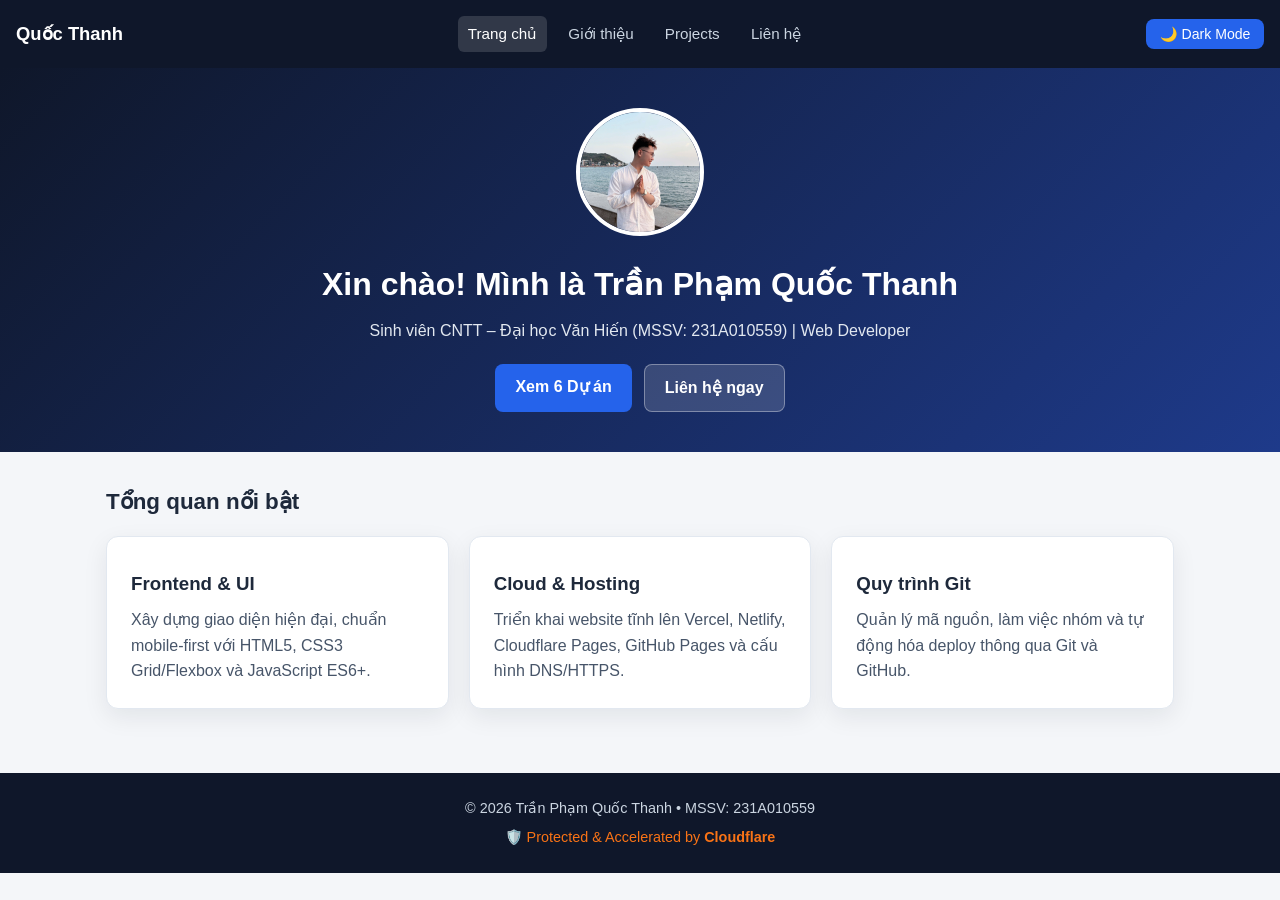
<file: index.html>
<!DOCTYPE html>
<html lang="vi">
<head>
    <meta charset="UTF-8">
    <meta name="viewport" content="width=device-width, initial-scale=1.0">
    <title>Trần Phạm Quốc Thanh - Portfolio</title>
    <link rel="stylesheet" href="css/style.css">
</head>
<body>
    <nav class="navbar">
        <div class="nav-brand">Quốc Thanh</div>
        <div class="nav-links">
            <a href="index.html" class="active">Trang chủ</a>
            <a href="about.html">Giới thiệu</a>
            <a href="projects.html">Projects</a>
            <a href="contact.html">Liên hệ</a>
        </div>
        <button id="theme-toggle" class="theme-btn" aria-label="Đổi giao diện">🌙 Dark Mode</button>
    </nav>

    <header class="hero reveal">
        <img src="images/avatar.jpg" alt="Ảnh đại diện Trần Phạm Quốc Thanh" class="avatar">
        <h1>Xin chào! Mình là Trần Phạm Quốc Thanh</h1>
        <p>Sinh viên CNTT – Đại học Văn Hiến (MSSV: 231A010559) | Web Developer</p>
        <div class="hero-actions">
            <a href="projects.html" class="btn-primary">Xem 6 Dự án</a>
            <a href="contact.html" class="btn-secondary">Liên hệ ngay</a>
        </div>
    </header>

    <main class="container">
        <section class="reveal">
            <h2>Tổng quan nổi bật</h2>
            <div class="highlight-grid">
                <article class="card reveal">
                    <h3>Frontend &amp; UI</h3>
                    <p>Xây dựng giao diện hiện đại, chuẩn mobile-first với HTML5, CSS3 Grid/Flexbox và JavaScript ES6+.</p>
                </article>
                <article class="card reveal">
                    <h3>Cloud &amp; Hosting</h3>
                    <p>Triển khai website tĩnh lên Vercel, Netlify, Cloudflare Pages, GitHub Pages và cấu hình DNS/HTTPS.</p>
                </article>
                <article class="card reveal">
                    <h3>Quy trình Git</h3>
                    <p>Quản lý mã nguồn, làm việc nhóm và tự động hóa deploy thông qua Git và GitHub.</p>
                </article>
            </div>
        </section>
    </main>

    <footer class="footer">
        <p>© 2026 Trần Phạm Quốc Thanh • MSSV: 231A010559</p>
        <p class="cloudflare-badge">🛡️ Protected &amp; Accelerated by <strong>Cloudflare</strong></p>
    </footer>

    <script src="js/script.js"></script>
</body>
</html>
</file>
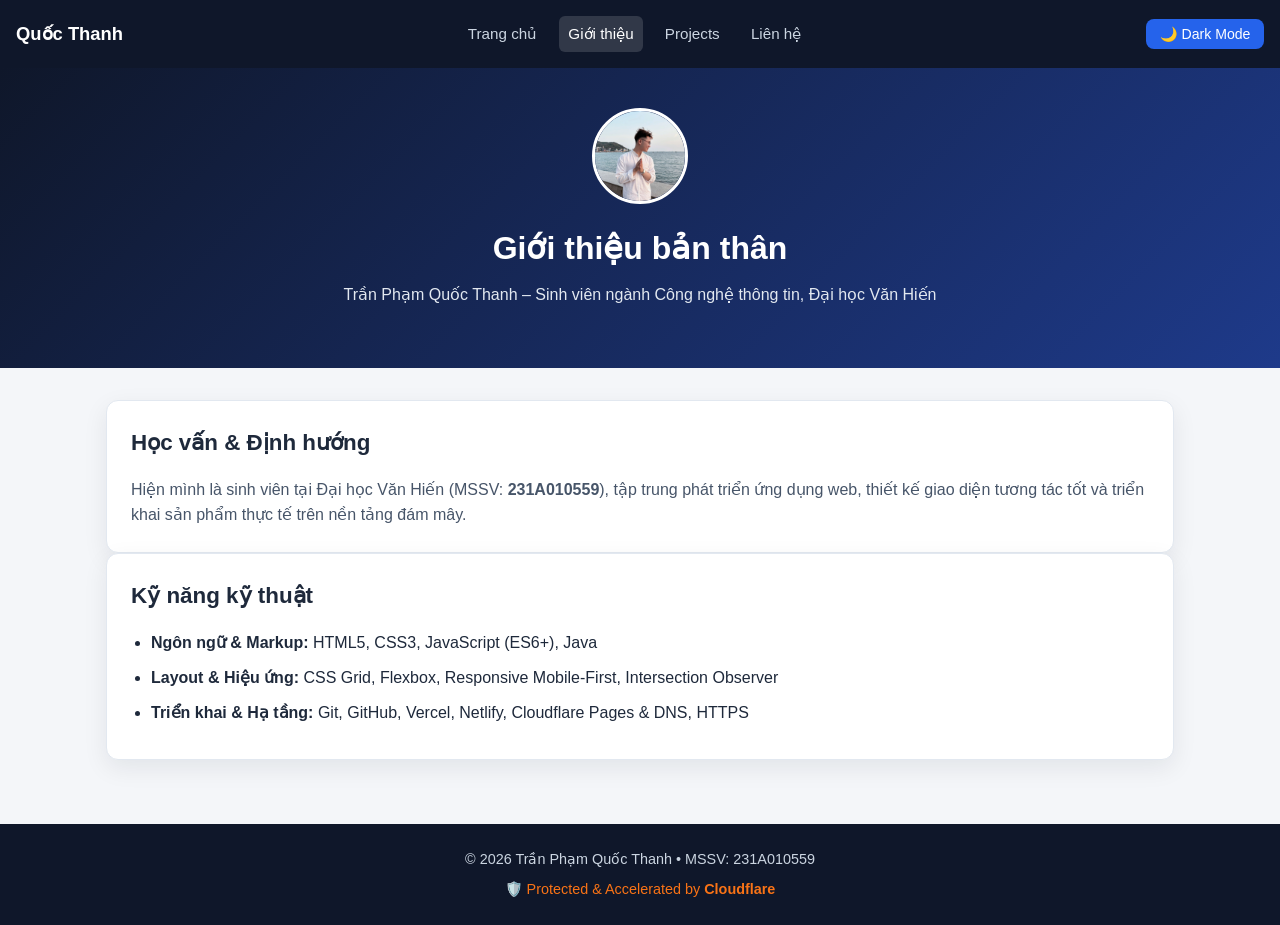
<file: about.html>
<!DOCTYPE html>
<html lang="vi">
<head>
    <meta charset="UTF-8">
    <meta name="viewport" content="width=device-width, initial-scale=1.0">
    <title>Giới thiệu - Trần Phạm Quốc Thanh</title>
    <link rel="stylesheet" href="css/style.css">
</head>
<body>
    <nav class="navbar">
        <div class="nav-brand">Quốc Thanh</div>
        <div class="nav-links">
            <a href="index.html">Trang chủ</a>
            <a href="about.html" class="active">Giới thiệu</a>
            <a href="projects.html">Projects</a>
            <a href="contact.html">Liên hệ</a>
        </div>
        <button id="theme-toggle" class="theme-btn" aria-label="Đổi giao diện">🌙 Dark Mode</button>
    </nav>

    <header class="page-header reveal">
        <img src="images/avatar.jpg" alt="Trần Phạm Quốc Thanh" class="avatar-sm">
        <h1>Giới thiệu bản thân</h1>
        <p>Trần Phạm Quốc Thanh – Sinh viên ngành Công nghệ thông tin, Đại học Văn Hiến</p>
    </header>

    <main class="container">
        <section class="card reveal">
            <h2>Học vấn &amp; Định hướng</h2>
            <p>Hiện mình là sinh viên tại Đại học Văn Hiến (MSSV: <strong>231A010559</strong>), tập trung phát triển ứng dụng web, thiết kế giao diện tương tác tốt và triển khai sản phẩm thực tế trên nền tảng đám mây.</p>
        </section>

        <section class="card reveal">
            <h2>Kỹ năng kỹ thuật</h2>
            <ul class="skill-list">
                <li><strong>Ngôn ngữ &amp; Markup:</strong> HTML5, CSS3, JavaScript (ES6+), Java</li>
                <li><strong>Layout &amp; Hiệu ứng:</strong> CSS Grid, Flexbox, Responsive Mobile-First, Intersection Observer</li>
                <li><strong>Triển khai &amp; Hạ tầng:</strong> Git, GitHub, Vercel, Netlify, Cloudflare Pages &amp; DNS, HTTPS</li>
            </ul>
        </section>
    </main>

    <footer class="footer">
        <p>© 2026 Trần Phạm Quốc Thanh • MSSV: 231A010559</p>
        <p class="cloudflare-badge">🛡️ Protected &amp; Accelerated by <strong>Cloudflare</strong></p>
    </footer>

    <script src="js/script.js"></script>
</body>
</html>
</file>
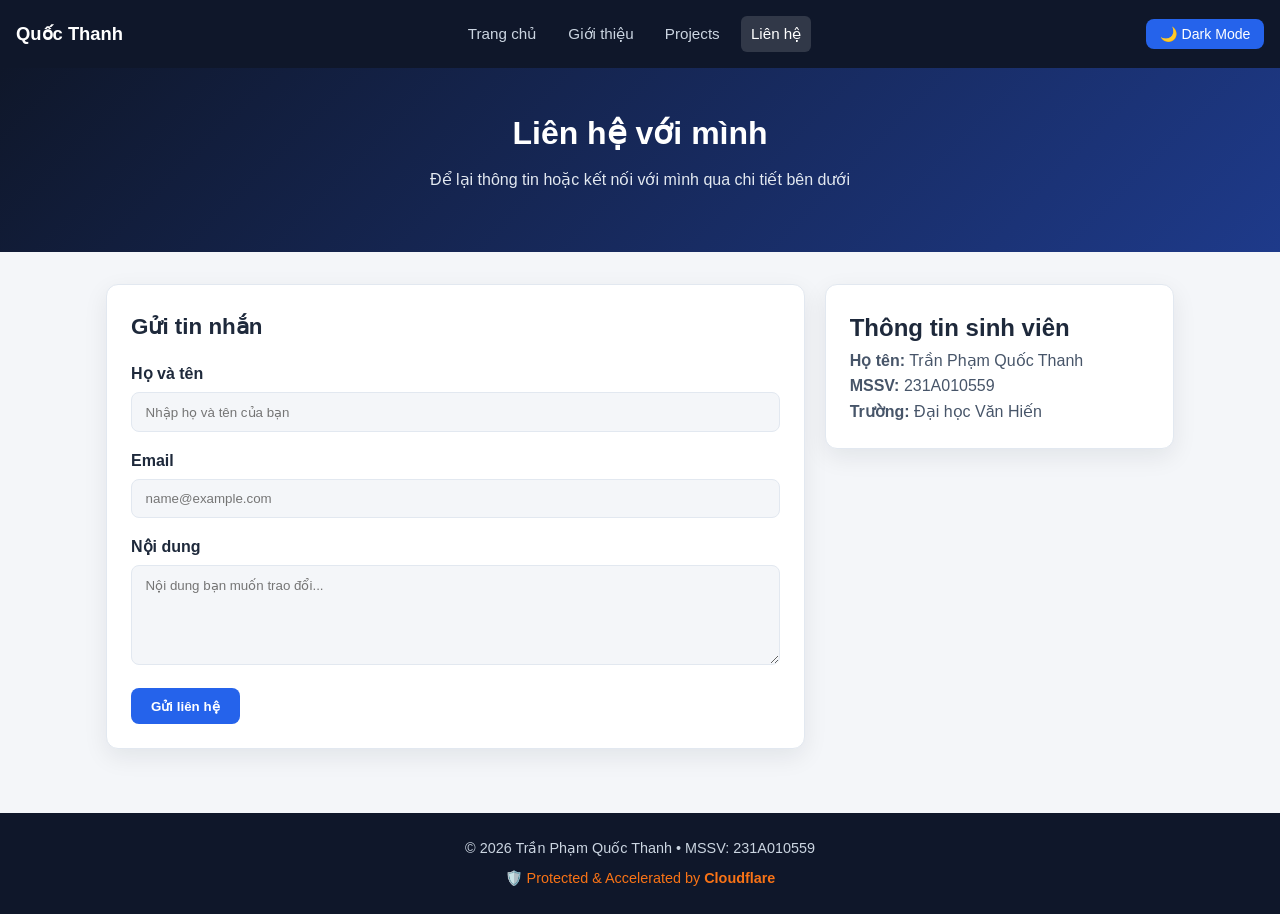
<file: contact.html>
<!DOCTYPE html>
<html lang="vi">
<head>
    <meta charset="UTF-8">
    <meta name="viewport" content="width=device-width, initial-scale=1.0">
    <title>Liên hệ - Trần Phạm Quốc Thanh</title>
    <link rel="stylesheet" href="css/style.css">
</head>
<body>
    <nav class="navbar">
        <div class="nav-brand">Quốc Thanh</div>
        <div class="nav-links">
            <a href="index.html">Trang chủ</a>
            <a href="about.html">Giới thiệu</a>
            <a href="projects.html">Projects</a>
            <a href="contact.html" class="active">Liên hệ</a>
        </div>
        <button id="theme-toggle" class="theme-btn" aria-label="Đổi giao diện">🌙 Dark Mode</button>
    </nav>

    <header class="page-header reveal">
        <h1>Liên hệ với mình</h1>
        <p>Để lại thông tin hoặc kết nối với mình qua chi tiết bên dưới</p>
    </header>

    <main class="container contact-layout">
        <section class="card reveal">
            <h2>Gửi tin nhắn</h2>
            <form action="#" method="POST" class="contact-form" onsubmit="event.preventDefault(); alert('Đã ghi nhận thông tin liên hệ của bạn!'); this.reset();">
                <div class="form-group">
                    <label for="name">Họ và tên</label>
                    <input type="text" id="name" name="name" placeholder="Nhập họ và tên của bạn" required>
                </div>

                <div class="form-group">
                    <label for="email">Email</label>
                    <input type="email" id="email" name="email" placeholder="name@example.com" required>
                </div>

                <div class="form-group">
                    <label for="message">Nội dung</label>
                    <textarea id="message" name="message" rows="5" placeholder="Nội dung bạn muốn trao đổi..." required></textarea>
                </div>

                <button type="submit" class="btn-primary">Gửi liên hệ</button>
            </form>
        </section>

        <aside class="card reveal">
            <h2>Thông tin sinh viên</h2>
            <p><strong>Họ tên:</strong> Trần Phạm Quốc Thanh</p>
            <p><strong>MSSV:</strong> 231A010559</p>
            <p><strong>Trường:</strong> Đại học Văn Hiến</p>
        </aside>
    </main>

    <footer class="footer">
        <p>© 2026 Trần Phạm Quốc Thanh • MSSV: 231A010559</p>
        <p class="cloudflare-badge">🛡️ Protected &amp; Accelerated by <strong>Cloudflare</strong></p>
    </footer>

    <script src="js/script.js"></script>
</body>
</html>
</file>
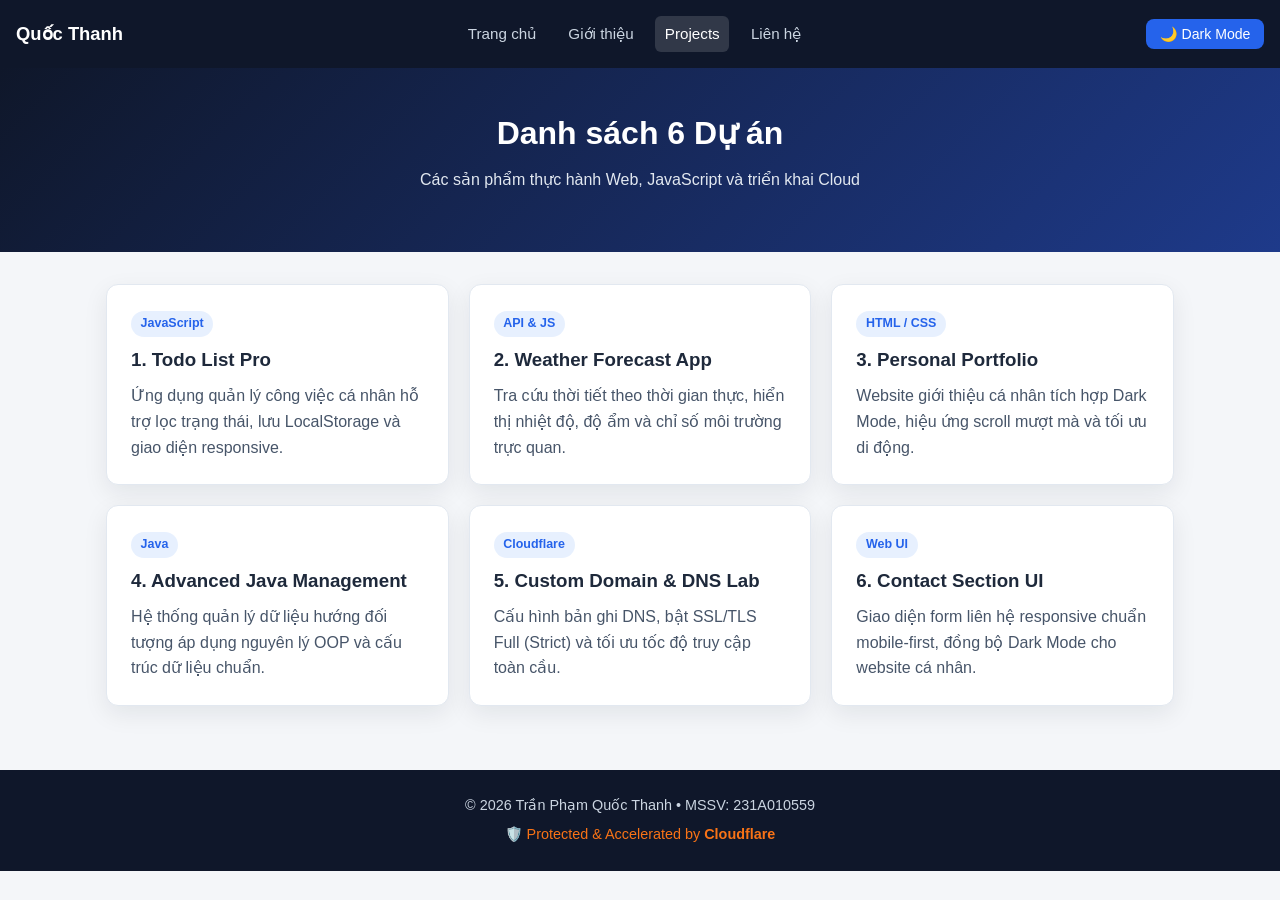
<file: projects.html>
<!DOCTYPE html>
<html lang="vi">
<head>
    <meta charset="UTF-8">
    <meta name="viewport" content="width=device-width, initial-scale=1.0">
    <title>Projects - Trần Phạm Quốc Thanh</title>
    <link rel="stylesheet" href="css/style.css">
</head>
<body>
    <nav class="navbar">
        <div class="nav-brand">Quốc Thanh</div>
        <div class="nav-links">
            <a href="index.html">Trang chủ</a>
            <a href="about.html">Giới thiệu</a>
            <a href="projects.html" class="active">Projects</a>
            <a href="contact.html">Liên hệ</a>
        </div>
        <button id="theme-toggle" class="theme-btn" aria-label="Đổi giao diện">🌙 Dark Mode</button>
    </nav>

    <header class="page-header reveal">
        <h1>Danh sách 6 Dự án</h1>
        <p>Các sản phẩm thực hành Web, JavaScript và triển khai Cloud</p>
    </header>

    <main class="container">
        <section class="projects-grid">
            <article class="card project-item reveal">
                <span class="tag">JavaScript</span>
                <h3>1. Todo List Pro</h3>
                <p>Ứng dụng quản lý công việc cá nhân hỗ trợ lọc trạng thái, lưu LocalStorage và giao diện responsive.</p>
            </article>

            <article class="card project-item reveal">
                <span class="tag">API &amp; JS</span>
                <h3>2. Weather Forecast App</h3>
                <p>Tra cứu thời tiết theo thời gian thực, hiển thị nhiệt độ, độ ẩm và chỉ số môi trường trực quan.</p>
            </article>

            <article class="card project-item reveal">
                <span class="tag">HTML / CSS</span>
                <h3>3. Personal Portfolio</h3>
                <p>Website giới thiệu cá nhân tích hợp Dark Mode, hiệu ứng scroll mượt mà và tối ưu di động.</p>
            </article>

            <article class="card project-item reveal">
                <span class="tag">Java</span>
                <h3>4. Advanced Java Management</h3>
                <p>Hệ thống quản lý dữ liệu hướng đối tượng áp dụng nguyên lý OOP và cấu trúc dữ liệu chuẩn.</p>
            </article>

            <article class="card project-item reveal">
                <span class="tag">Cloudflare</span>
                <h3>5. Custom Domain &amp; DNS Lab</h3>
                <p>Cấu hình bản ghi DNS, bật SSL/TLS Full (Strict) và tối ưu tốc độ truy cập toàn cầu.</p>
            </article>

            <article class="card project-item reveal">
                <span class="tag">Web UI</span>
                <h3>6. Contact Section UI</h3>
                <p>Giao diện form liên hệ responsive chuẩn mobile-first, đồng bộ Dark Mode cho website cá nhân.</p>
            </article>
        </section>
    </main>

    <footer class="footer">
        <p>© 2026 Trần Phạm Quốc Thanh • MSSV: 231A010559</p>
        <p class="cloudflare-badge">🛡️ Protected &amp; Accelerated by <strong>Cloudflare</strong></p>
    </footer>

    <script src="js/script.js"></script>
</body>
</html>
</file>
<file: css/style.css>
:root {
    --bg-color: #f4f6f9;
    --surface-color: #ffffff;
    --text-color: #1e293b;
    --muted-color: #475569;
    --primary-color: #2563eb;
    --primary-hover: #1d4ed8;
    --nav-bg: #0f172a;
    --border-color: #e2e8f0;
    --shadow: 0 8px 24px rgba(15, 23, 42, 0.08);
}

body.dark-mode {
    --bg-color: #0b1120;
    --surface-color: #1e293b;
    --text-color: #f1f5f9;
    --muted-color: #94a3b8;
    --primary-color: #3b82f6;
    --primary-hover: #60a5fa;
    --nav-bg: #020617;
    --border-color: #334155;
    --shadow: 0 8px 24px rgba(0, 0, 0, 0.35);
}

* {
    margin: 0;
    padding: 0;
    box-sizing: border-box;
}

body {
    font-family: 'Segoe UI', Tahoma, Geneva, Verdana, sans-serif;
    background-color: var(--bg-color);
    color: var(--text-color);
    line-height: 1.6;
    transition: background-color 0.3s ease, color 0.3s ease;
}

.navbar {
    background-color: var(--nav-bg);
    color: #ffffff;
    padding: 1rem;
    display: flex;
    flex-wrap: wrap;
    align-items: center;
    justify-content: space-between;
    gap: 0.75rem;
    position: sticky;
    top: 0;
    z-index: 100;
}

.nav-brand {
    font-weight: 700;
    font-size: 1.15rem;
}

.nav-links {
    display: flex;
    flex-wrap: wrap;
    gap: 0.75rem;
    width: 100%;
    order: 3;
}

.nav-links a {
    color: #cbd5e1;
    text-decoration: none;
    font-size: 0.95rem;
    padding: 0.35rem 0.6rem;
    border-radius: 6px;
}

.nav-links a:hover,
.nav-links a.active {
    color: #ffffff;
    background-color: rgba(255, 255, 255, 0.14);
}

.theme-btn {
    background-color: var(--primary-color);
    color: #ffffff;
    border: none;
    padding: 0.45rem 0.85rem;
    border-radius: 8px;
    cursor: pointer;
    font-size: 0.88rem;
}

.theme-btn:hover {
    background-color: var(--primary-hover);
}

.hero,
.page-header {
    background: linear-gradient(135deg, #0f172a, #1e3a8a);
    color: #ffffff;
    text-align: center;
    padding: 2.5rem 1.25rem;
}

.avatar {
    width: 128px;
    height: 128px;
    object-fit: cover;
    border-radius: 50%;
    border: 4px solid #ffffff;
    margin-bottom: 1rem;
}

.avatar-sm {
    width: 96px;
    height: 96px;
    object-fit: cover;
    border-radius: 50%;
    border: 3px solid #ffffff;
    margin-bottom: 0.75rem;
}

.hero p,
.page-header p {
    color: #e2e8f0;
    max-width: 650px;
    margin: 0.5rem auto 1.25rem;
}

.hero-actions {
    display: flex;
    flex-wrap: wrap;
    justify-content: center;
    gap: 0.75rem;
}

.btn-primary,
.btn-secondary {
    display: inline-block;
    padding: 0.65rem 1.25rem;
    border-radius: 8px;
    text-decoration: none;
    font-weight: 600;
    border: none;
    cursor: pointer;
}

.btn-primary {
    background-color: var(--primary-color);
    color: #ffffff;
}

.btn-primary:hover {
    background-color: var(--primary-hover);
}

.btn-secondary {
    background-color: rgba(255, 255, 255, 0.15);
    color: #ffffff;
    border: 1px solid rgba(255, 255, 255, 0.35);
}

.container {
    max-width: 1100px;
    margin: 0 auto;
    padding: 2rem 1rem;
}

section h2 {
    margin-bottom: 1rem;
    font-size: 1.4rem;
}

.highlight-grid,
.projects-grid,
.contact-layout {
    display: grid;
    grid-template-columns: 1fr;
    gap: 1.25rem;
}

.card {
    background-color: var(--surface-color);
    border: 1px solid var(--border-color);
    border-radius: 12px;
    padding: 1.5rem;
    box-shadow: var(--shadow);
}

.card h3 {
    margin: 0.5rem 0;
}

.card p {
    color: var(--muted-color);
}

.tag {
    display: inline-block;
    font-size: 0.78rem;
    font-weight: 600;
    color: var(--primary-color);
    background-color: rgba(59, 130, 246, 0.12);
    padding: 0.2rem 0.6rem;
    border-radius: 999px;
}

.skill-list {
    padding-left: 1.25rem;
}

.skill-list li {
    margin-bottom: 0.6rem;
}

.form-group {
    margin-bottom: 1rem;
}

.form-group label {
    display: block;
    margin-bottom: 0.35rem;
    font-weight: 600;
}

.form-group input,
.form-group textarea {
    width: 100%;
    padding: 0.7rem 0.85rem;
    border-radius: 8px;
    border: 1px solid var(--border-color);
    background-color: var(--bg-color);
    color: var(--text-color);
    font-family: inherit;
}

.reveal {
    opacity: 0;
    transform: translateY(24px);
    transition: opacity 0.6s ease, transform 0.6s ease;
}

.reveal.visible {
    opacity: 1;
    transform: translateY(0);
}

.footer {
    background-color: var(--nav-bg);
    color: #cbd5e1;
    text-align: center;
    padding: 1.5rem 1rem;
    margin-top: 2rem;
    font-size: 0.9rem;
}

.cloudflare-badge {
    margin-top: 0.4rem;
    color: #f97316;
}

@media (min-width: 768px) {
    .nav-links {
        width: auto;
        order: 0;
    }

    .highlight-grid {
        grid-template-columns: repeat(3, 1fr);
    }

    .projects-grid {
        grid-template-columns: repeat(2, 1fr);
    }

    .contact-layout {
        grid-template-columns: 2fr 1fr;
        align-items: start;
    }
}

@media (min-width: 1024px) {
    .projects-grid {
        grid-template-columns: repeat(3, 1fr);
    }
}
</file>
